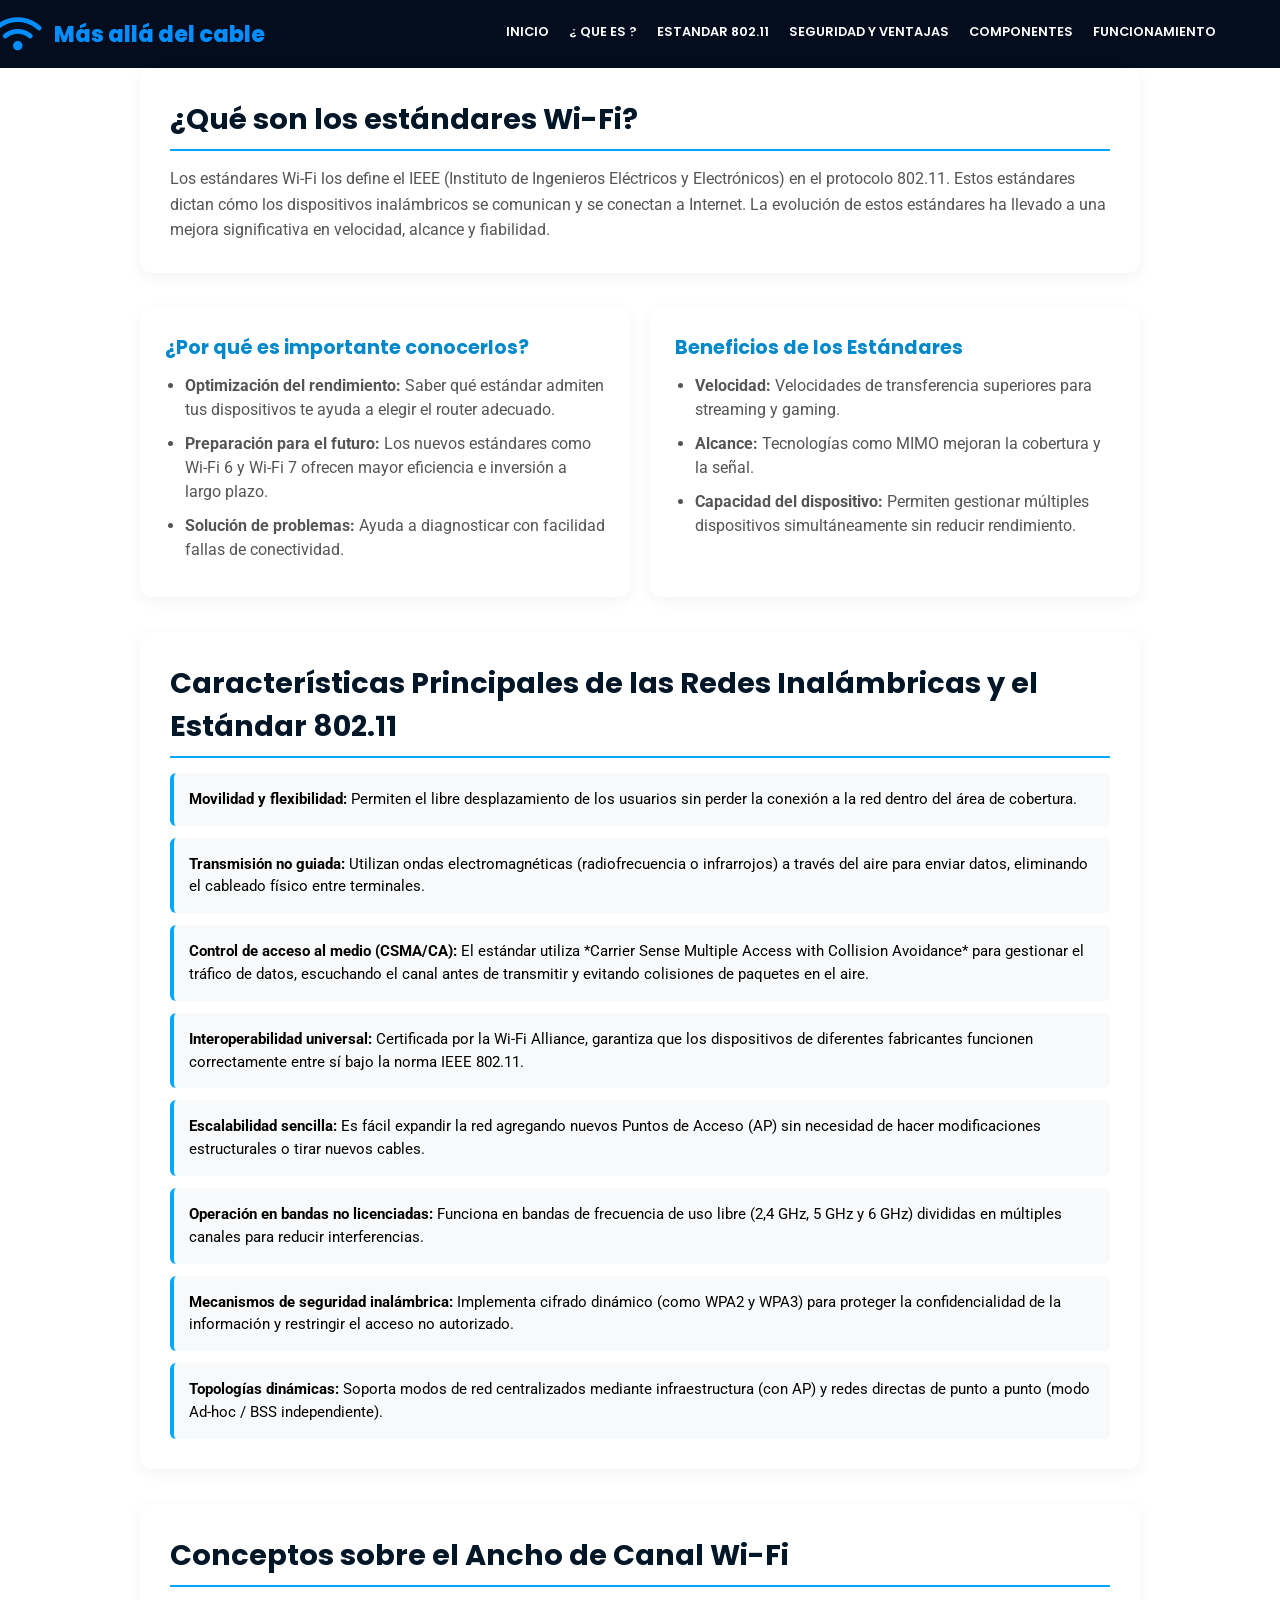
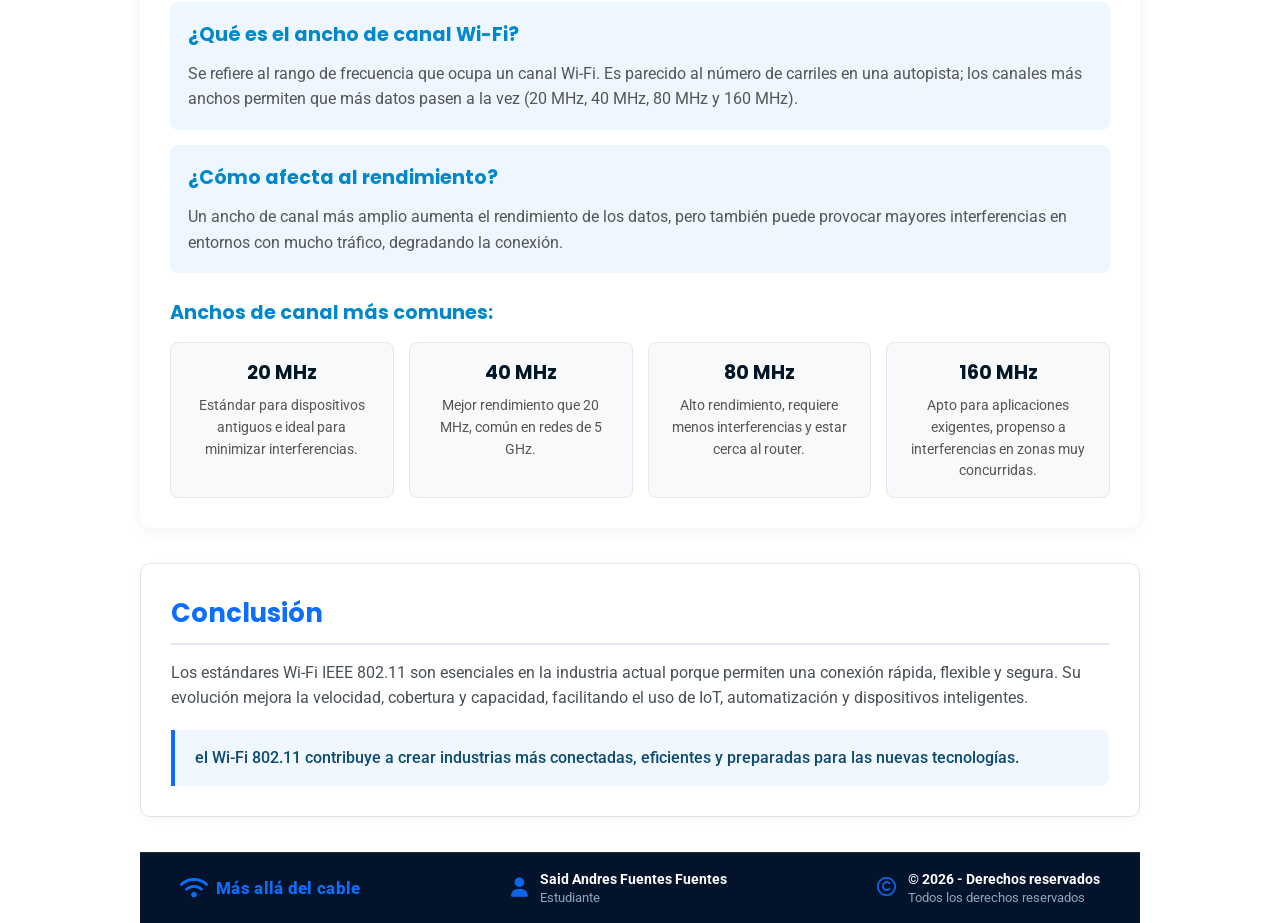
<file: pag1.html>
<!DOCTYPE html>
<html lang="en">
<head>
    <meta charset="UTF-8">
    <meta name="viewport" content="width=device-width, initial-scale=1.0">
      <link rel="stylesheet" href="https://cdnjs.cloudflare.com/ajax/libs/font-awesome/6.5.1/css/all.min.css">
    <link href="https://fonts.googleapis.com/css2?family=Poppins:wght@600;700;800;900&family=Roboto:wght@400;500;700&display=swap" rel="stylesheet">
    <link rel="stylesheet" href="estilo.css">
    <title>Document</title>
</head>
<body>
    <!-- Encabezado -->
     <header>
<div class="logo">
           <i class="fa-solid fa-wifi"></i>
    <span> Más allá del cable</span>
</div>
<nav>
    <a href="index.html"> Inicio</a>
    <a href="pag1.html"> ¿ Que es ?</a>
   <a href="pag2.html"> Estandar 802.11</a>
   <a href="pag3.html"> Seguridad y Ventajas</a>
   <a href="pag4.html"> Componentes</a> 
   <a href="pag5.html"> Funcionamiento</a>
</nav>
     </header>

     <main class="contenedor-principal">
    
    <section class="bloque">
      <h2>¿Qué son los estándares Wi-Fi?</h2>
      <p>Los estándares Wi-Fi los define el IEEE (Instituto de Ingenieros Eléctricos y Electrónicos) en el protocolo 802.11. Estos estándares dictan cómo los dispositivos inalámbricos se comunican y se conectan a Internet. La evolución de estos estándares ha llevado a una mejora significativa en velocidad, alcance y fiabilidad.</p>
    </section>

    <section class="grid-dos-columnas">
      <div class="tarjeta-info">
        <h3>¿Por qué es importante conocerlos?</h3>
        <ul>
          <li><strong>Optimización del rendimiento:</strong> Saber qué estándar admiten tus dispositivos te ayuda a elegir el router adecuado.</li>
          <li><strong>Preparación para el futuro:</strong> Los nuevos estándares como Wi-Fi 6 y Wi-Fi 7 ofrecen mayor eficiencia e inversión a largo plazo.</li>
          <li><strong>Solución de problemas:</strong> Ayuda a diagnosticar con facilidad fallas de conectividad.</li>
        </ul>
      </div>

      <div class="tarjeta-info">
        <h3>Beneficios de los Estándares</h3>
        <ul>
          <li><strong>Velocidad:</strong> Velocidades de transferencia superiores para streaming y gaming.</li>
          <li><strong>Alcance:</strong> Tecnologías como MIMO mejoran la cobertura y la señal.</li>
          <li><strong>Capacidad del dispositivo:</strong> Permiten gestionar múltiples dispositivos simultáneamente sin reducir rendimiento.</li>
        </ul>
      </div>
    </section>

    <section class="bloque">
      <h2>Características Principales de las Redes Inalámbricas y el Estándar 802.11</h2>
      <ul class="lista-tarjetas">
        <li>
          <strong>Movilidad y flexibilidad:</strong> Permiten el libre desplazamiento de los usuarios sin perder la conexión a la red dentro del área de cobertura.
        </li>
        <li>
          <strong>Transmisión no guiada:</strong> Utilizan ondas electromagnéticas (radiofrecuencia o infrarrojos) a través del aire para enviar datos, eliminando el cableado físico entre terminales.
        </li>
        <li>
          <strong>Control de acceso al medio (CSMA/CA):</strong> El estándar utiliza *Carrier Sense Multiple Access with Collision Avoidance* para gestionar el tráfico de datos, escuchando el canal antes de transmitir y evitando colisiones de paquetes en el aire.
        </li>
        <li>
          <strong>Interoperabilidad universal:</strong> Certificada por la Wi-Fi Alliance, garantiza que los dispositivos de diferentes fabricantes funcionen correctamente entre sí bajo la norma IEEE 802.11.
        </li>
        <li>
          <strong>Escalabilidad sencilla:</strong> Es fácil expandir la red agregando nuevos Puntos de Acceso (AP) sin necesidad de hacer modificaciones estructurales o tirar nuevos cables.
        </li>
        <li>
          <strong>Operación en bandas no licenciadas:</strong> Funciona en bandas de frecuencia de uso libre (2,4 GHz, 5 GHz y 6 GHz) divididas en múltiples canales para reducir interferencias.
        </li>
        <li>
          <strong>Mecanismos de seguridad inalámbrica:</strong> Implementa cifrado dinámico (como WPA2 y WPA3) para proteger la confidencialidad de la información y restringir el acceso no autorizado.
        </li>
        <li>
          <strong>Topologías dinámicas:</strong> Soporta modos de red centralizados mediante infraestructura (con AP) y redes directas de punto a punto (modo Ad-hoc / BSS independiente).
        </li>
      </ul>
    </section>
    
    <section class="bloque">
      <h2>Conceptos sobre el Ancho de Canal Wi-Fi</h2>
      <div class="caja-explicacion">
        <h3>¿Qué es el ancho de canal Wi-Fi?</h3>
        <p>Se refiere al rango de frecuencia que ocupa un canal Wi-Fi. Es parecido al número de carriles en una autopista; los canales más anchos permiten que más datos pasen a la vez (20 MHz, 40 MHz, 80 MHz y 160 MHz).</p>
      </div>

      <div class="caja-explicacion">
        <h3>¿Cómo afecta al rendimiento?</h3>
        <p>Un ancho de canal más amplio aumenta el rendimiento de los datos, pero también puede provocar mayores interferencias en entornos con mucho tráfico, degradando la conexión.</p>
      </div>

      <div class="anchos-comunes">
        <h3>Anchos de canal más comunes:</h3>
        <div class="grid-anchos">
          <div class="tarjeta-ancho"><strong>20 MHz</strong><p>Estándar para dispositivos antiguos e ideal para minimizar interferencias.</p></div>
          <div class="tarjeta-ancho"><strong>40 MHz</strong><p>Mejor rendimiento que 20 MHz, común en redes de 5 GHz.</p></div>
          <div class="tarjeta-ancho"><strong>80 MHz</strong><p>Alto rendimiento, requiere menos interferencias y estar cerca al router.</p></div>
          <div class="tarjeta-ancho"><strong>160 MHz</strong><p>Apto para aplicaciones exigentes, propenso a interferencias en zonas muy concurridas.</p></div>
        </div>
      </div>
    </section>
  
<section class="bloque conclusion-tarjeta">
  <h2>Conclusión</h2>
  <p class="conclusion-texto">
    Los estándares Wi-Fi IEEE 802.11 son esenciales en la industria actual porque permiten una conexión rápida, flexible y segura. Su evolución mejora la velocidad, cobertura y capacidad, facilitando el uso de IoT, automatización y dispositivos inteligentes.
  </p>
  <div class="conclusion-resumen-caja">
    <p>
     el Wi-Fi 802.11 contribuye a crear industrias más conectadas, eficientes y preparadas para las nuevas tecnologías.
    </p>
  </div>
</section>

<!--FOOTER-->

<footer class="pie-pagina">
  <div class="pie-contenido">
    
    <div class="pie-columna">
      <div class="pie-brand-box">
        <div class="pie-logo">
          <i class="fa-solid fa-wifi icono-wifi-fa"></i>
          <strong>Más allá del cable</strong>
        </div>
      </div>
    </div>

    <div class="pie-columna">
      <i class="fa-solid fa-user icono-fa"></i>
      <div class="pie-texto-box">
        <strong>Said Andres Fuentes Fuentes</strong>
        <span>Estudiante</span>
      </div>
    </div>
    <div class="pie-columna">
      <i class="fa-regular fa-copyright icono-fa"></i>
      <div class="pie-texto-box">
        <strong>© 2026 - Derechos reservados</strong>
        <span>Todos los derechos reservados</span>
      </div>
    </div>

  </div>
</footer>

</mami>
</body>
</html>
</file>
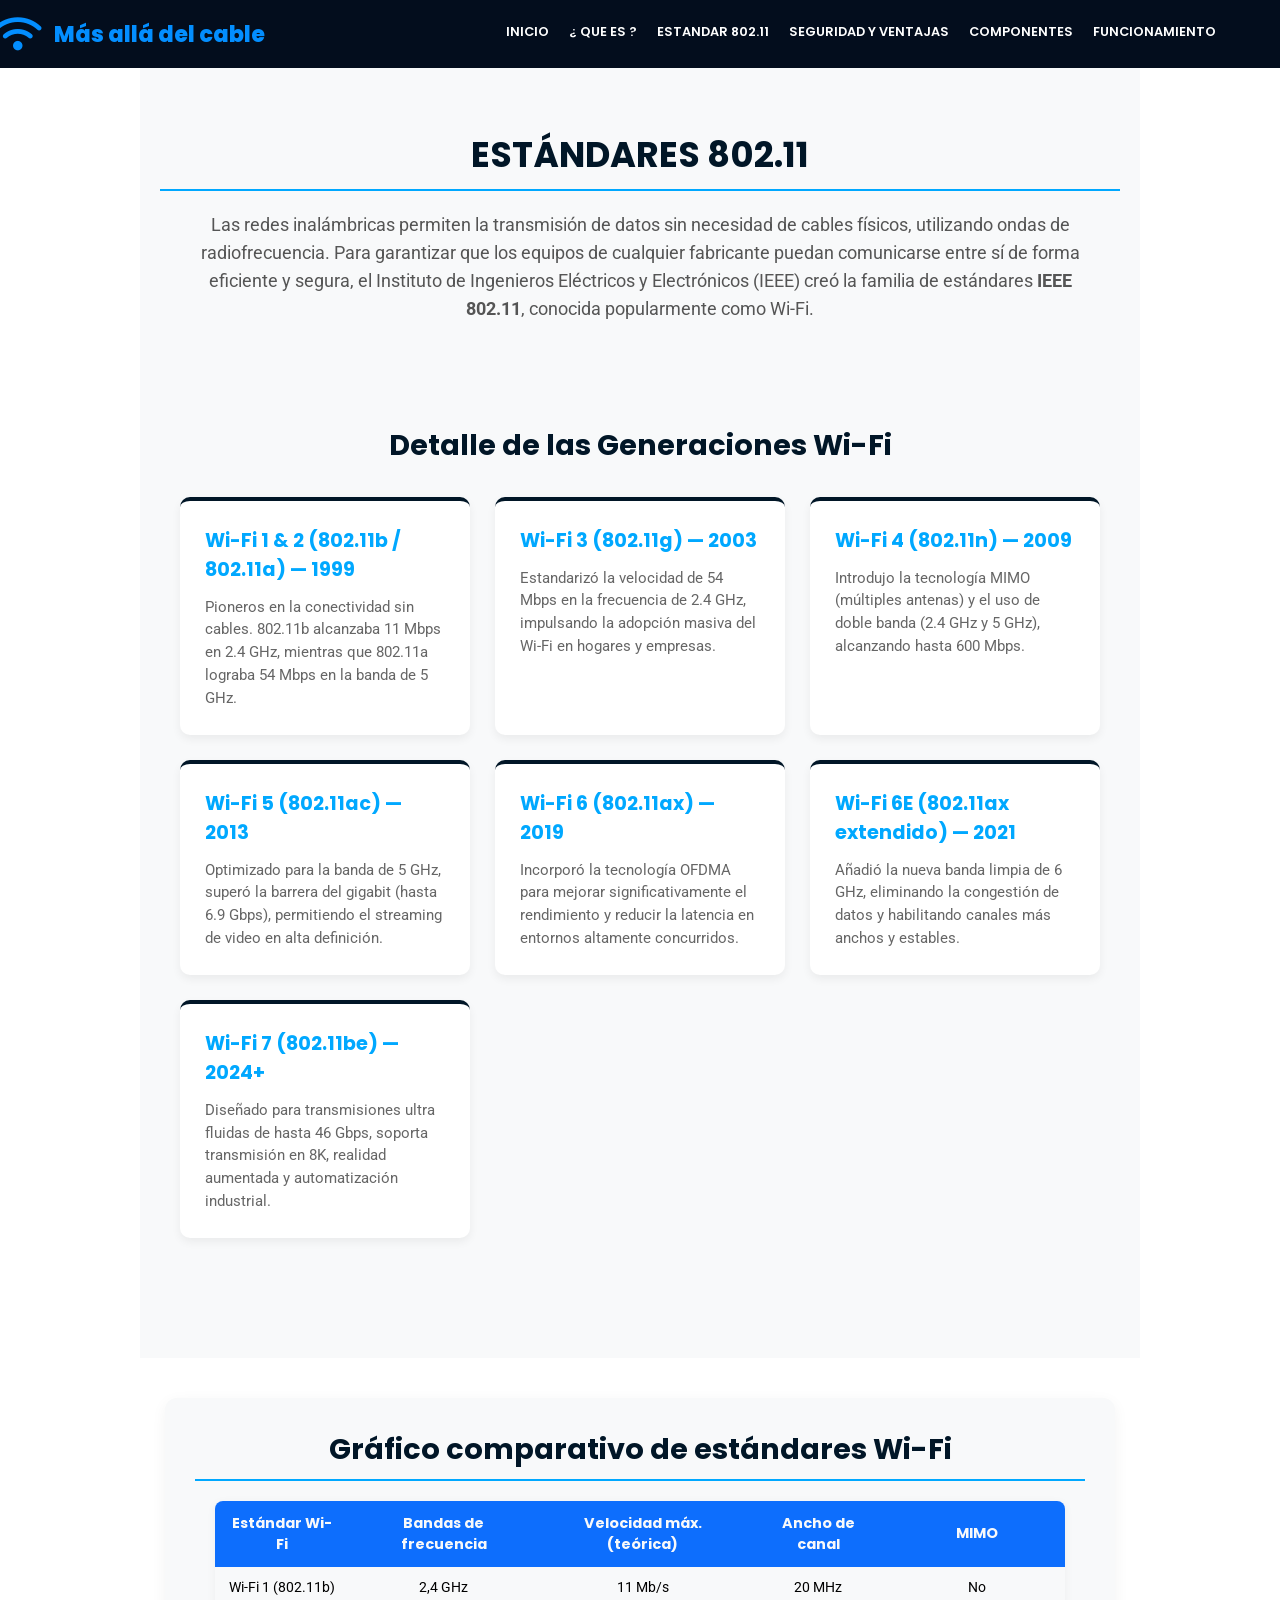
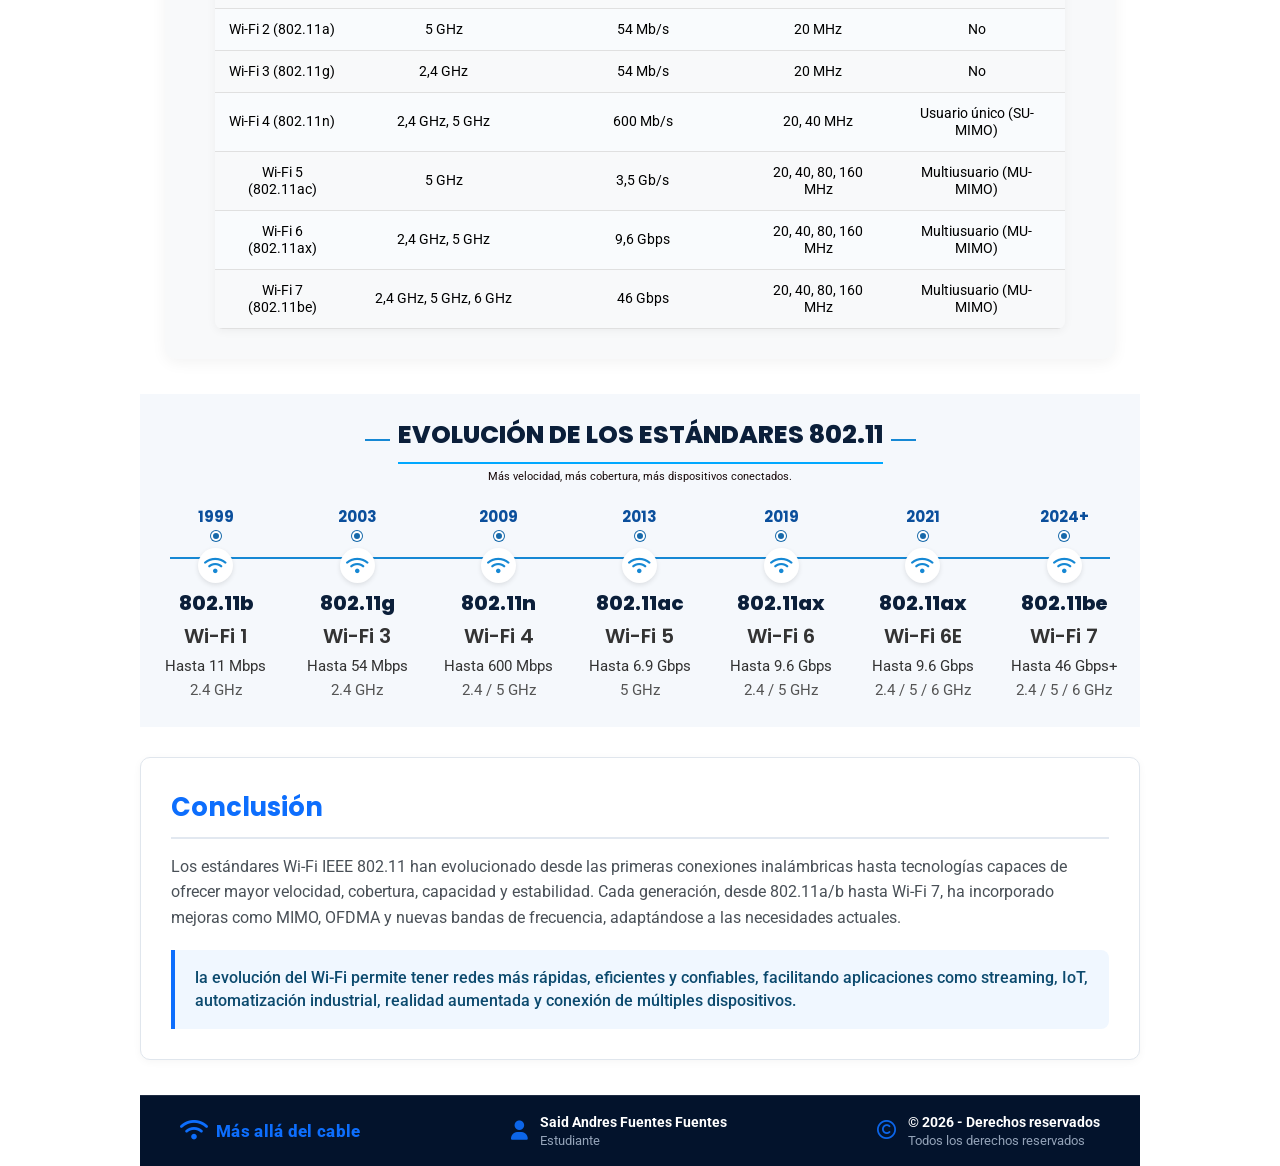
<file: pag2.html>
<!DOCTYPE html>
<html lang="en">
<head>
    <meta charset="UTF-8">
    <meta name="viewport" content="width=device-width, initial-scale=1.0">
        <link href="https://fonts.googleapis.com/css2?family=Poppins:wght@600;700;800;900&family=Roboto:wght@400;500;700&display=swap" rel="stylesheet">
      <link rel="stylesheet" href="https://cdnjs.cloudflare.com/ajax/libs/font-awesome/6.5.1/css/all.min.css">
    <link rel="stylesheet" href="estilo.css">
    <title>pag2</title>
</head>
<body>
    <!-- Encabezado -->
     <header>
<div class="logo">
           <i class="fa-solid fa-wifi"></i>
    <span> Más allá del cable</span>
</div>
<nav>
    <a href="index.html"> Inicio</a>
    <a href="pag1.html"> ¿ Que es ?</a>
   <a href="pag2.html"> Estandar 802.11</a>
   <a href="pag3.html"> Seguridad y Ventajas</a>
   <a href="pag4.html"> Componentes</a> 
   <a href="pag5.html"> Funcionamiento</a>
</nav>
     </header>
     <main class="contenedor-principal">

<!-- =====================================================
     Qué es el estándar 802.11 
===================================================== -->
<section id="introdu" class="introdu">
  <div class="tex-introduccion">
    <h2>ESTÁNDARES 802.11</h2>
    
    <p>
      Las redes inalámbricas permiten la transmisión de datos sin necesidad de cables físicos, utilizando ondas de radiofrecuencia. 
      Para garantizar que los equipos de cualquier fabricante puedan comunicarse entre sí de forma eficiente y segura, el Instituto de Ingenieros Eléctricos y Electrónicos (IEEE) creó la familia de estándares <strong>IEEE 802.11</strong>, conocida popularmente como Wi-Fi.
    </p>

     <section class="tar">
    <div class="bloque-generaciones">
      <h3>Detalle de las Generaciones Wi-Fi</h3>
      <div class="grid-generaciones">
        
        <div class="tarjeta-estandar">
          <h4>Wi-Fi 1 & 2 (802.11b / 802.11a) — 1999</h4>
          <p>Pioneros en la conectividad sin cables. 802.11b alcanzaba 11 Mbps en 2.4 GHz, mientras que 802.11a lograba 54 Mbps en la banda de 5 GHz.</p>
        </div>

        <div class="tarjeta-estandar">
          <h4>Wi-Fi 3 (802.11g) — 2003</h4>
          <p>Estandarizó la velocidad de 54 Mbps en la frecuencia de 2.4 GHz, impulsando la adopción masiva del Wi-Fi en hogares y empresas.</p>
        </div>

        <div class="tarjeta-estandar">
          <h4>Wi-Fi 4 (802.11n) — 2009</h4>
          <p>Introdujo la tecnología MIMO (múltiples antenas) y el uso de doble banda (2.4 GHz y 5 GHz), alcanzando hasta 600 Mbps.</p>
        </div>

        <div class="tarjeta-estandar">
          <h4>Wi-Fi 5 (802.11ac) — 2013</h4>
          <p>Optimizado para la banda de 5 GHz, superó la barrera del gigabit (hasta 6.9 Gbps), permitiendo el streaming de video en alta definición.</p>
        </div>

        <div class="tarjeta-estandar">
          <h4>Wi-Fi 6 (802.11ax) — 2019</h4>
          <p>Incorporó la tecnología OFDMA para mejorar significativamente el rendimiento y reducir la latencia en entornos altamente concurridos.</p>
        </div>

        <div class="tarjeta-estandar">
          <h4>Wi-Fi 6E (802.11ax extendido) — 2021</h4>
          <p>Añadió la nueva banda limpia de 6 GHz, eliminando la congestión de datos y habilitando canales más anchos y estables.</p>
        </div>

        <div class="tarjeta-estandar">
          <h4>Wi-Fi 7 (802.11be) — 2024+</h4>
          <p>Diseñado para transmisiones ultra fluidas de hasta 46 Gbps, soporta transmisión en 8K, realidad aumentada y automatización industrial.</p>
        </div>

      </div>
    </div>
  </div>
</section>

<section class="bloque2">
  <h2>Gráfico comparativo de estándares Wi-Fi</h2>
  <div class="contenedor-tabla">
    <table class="tabla-comparativa">
      <thead>
        <tr>
          <th>Estándar Wi-Fi</th>
          <th>Bandas de frecuencia</th>
          <th>Velocidad máx. (teórica)</th>
          <th>Ancho de canal</th>
          <th>MIMO</th>
        </tr>
      </thead>
      <tbody>
        <tr><td>Wi-Fi 1 (802.11b)</td>
          <td>2,4 GHz</td> <td>11 Mb/s</td> <td>20 MHz</td> <td>No</td></tr>
        <tr><td>Wi-Fi 2 (802.11a)</td> <td>5 GHz</td><td>54 Mb/s</td> <td>20 MHz</td><td>No</td></tr>
        <tr><td>Wi-Fi 3 (802.11g)</td> <td>2,4 GHz</td><td>54 Mb/s</td> <td>20 MHz</td><td>No</td></tr>
        <tr><td>Wi-Fi 4 (802.11n)</td> <td>2,4 GHz, 5 GHz</td><td>600 Mb/s</td> <td>20, 40 MHz</td><td>Usuario único (SU-MIMO)</td></tr>
        <tr><td>Wi-Fi 5 (802.11ac)</td> <td>5 GHz</td><td>3,5 Gb/s</td><td>20, 40, 80, 160 MHz</td><td>Multiusuario (MU-MIMO)</td></tr>
        <tr><td>Wi-Fi 6 (802.11ax)</td> <td>2,4 GHz, 5 GHz</td><td>9,6 Gbps</td><td>20, 40, 80, 160 MHz</td><td>Multiusuario (MU-MIMO)</td></tr>
        <tr><td>Wi-Fi 7 (802.11be)</td> <td>2,4 GHz, 5 GHz, 6 GHz</td><td>46 Gbps</td><td>20, 40, 80, 160 MHz</td><td>Multiusuario (MU-MIMO)</td></tr>
      </tbody>
    </table>
  </div>
</section>

<!---============================================
     LÍNEA DE TIEMPO - ESTÁNDARES WI-FI 802.11
    ===================================================== -->
<section class="seccion-timeline" id="estandares">

    <div class="contenedor">
        <!-- TÍTULO -->
        <div class="titulo-seccion">
            <span class="linea-titulo"></span>

            <h2>
                EVOLUCIÓN DE LOS ESTÁNDARES 802.11
            </h2>
            <span class="linea-titulo"></span>
        </div>
        <p class="subtitulo-timeline">
            Más velocidad, más cobertura, más dispositivos conectados.
        </p>

        <div class="timeline">

            <!-- 802.11b -->
            <div class="evento">
                <div class="fecha">1999</div>
                <div class="punto"></div>
                <div class="contenido-evento">
                    <div class="icono-wifi">
                        <i class="fa-solid fa-wifi"></i>
                    </div>
                    <h3>802.11b</h3>
                    <h4>Wi-Fi 1</h4>
                    <p>Hasta 11 Mbps</p>
                    <span>2.4 GHz</span>
                </div>
            </div>

            <!-- 802.11g -->
            <div class="evento">
                <div class="fecha">2003</div>
                <div class="punto"></div>
                <div class="contenido-evento">
                    <div class="icono-wifi">
                        <i class="fa-solid fa-wifi"></i>
                    </div>
                    <h3>802.11g</h3>
                    <h4>Wi-Fi 3</h4>
                    <p>Hasta 54 Mbps</p>
                    <span>2.4 GHz</span>
                </div>
            </div>

            <!-- 802.11n -->
            <div class="evento">
                <div class="fecha">2009</div>
                <div class="punto"></div>
                <div class="contenido-evento">
                    <div class="icono-wifi">
                        <i class="fa-solid fa-wifi"></i>
                    </div>
                    <h3>802.11n</h3>
                    <h4>Wi-Fi 4</h4>
                    <p>Hasta 600 Mbps</p>
                    <span>2.4 / 5 GHz</span>
                </div>
            </div>

            <!-- 802.11ac -->
            <div class="evento">
                <div class="fecha">2013</div>
                <div class="punto"></div>
                <div class="contenido-evento">
                    <div class="icono-wifi">
                        <i class="fa-solid fa-wifi"></i>
                    </div>
                    <h3>802.11ac</h3>
                    <h4>Wi-Fi 5</h4>
                    <p>Hasta 6.9 Gbps</p>
                    <span>5 GHz</span>
                </div>
            </div>

            <!-- 802.11ax -->
            <div class="evento">
                <div class="fecha">2019</div>
                <div class="punto"></div>
                <div class="contenido-evento">
                    <div class="icono-wifi">
                        <i class="fa-solid fa-wifi"></i>
                    </div>
                    <h3>802.11ax</h3>
                    <h4>Wi-Fi 6</h4>
                    <p>Hasta 9.6 Gbps</p>
                    <span>2.4 / 5 GHz</span>
                </div>
            </div>

            <!-- Wi-Fi 6E -->
            <div class="evento">
                <div class="fecha">2021</div>
                <div class="punto"></div>
                <div class="contenido-evento">
                    <div class="icono-wifi">
                        <i class="fa-solid fa-wifi"></i>
                    </div>
                    <h3>802.11ax</h3>
                    <h4>Wi-Fi 6E</h4>
                    <p>Hasta 9.6 Gbps</p>
                    <span>2.4 / 5 / 6 GHz</span>
                </div>
            </div>

            <!-- Wi-Fi 7 -->
            <div class="evento">
                <div class="fecha">2024+</div>
                <div class="punto"></div>
                <div class="contenido-evento">
                    <div class="icono-wifi">
                        <i class="fa-solid fa-wifi"></i>
                    </div>
                    <h3>802.11be</h3>
                    <h4>Wi-Fi 7</h4>
                    <p>Hasta 46 Gbps+</p>
                    <span>2.4 / 5 / 6 GHz</span>
                </div>
            </div>
        </div>
</section>
<section class="bloque conclusion-tarjeta">
  <h2>Conclusión</h2>
  <p class="conclusion-texto">
    Los estándares Wi-Fi IEEE 802.11 han evolucionado desde las primeras conexiones inalámbricas hasta tecnologías capaces de ofrecer mayor velocidad, cobertura, capacidad y estabilidad. Cada generación, desde 802.11a/b hasta Wi-Fi 7, ha incorporado mejoras como MIMO, OFDMA y nuevas bandas de frecuencia, adaptándose a las necesidades actuales.
  </p>
  <div class="conclusion-resumen-caja">
    <p>
     la evolución del Wi-Fi permite tener redes más rápidas, eficientes y confiables, facilitando aplicaciones como streaming, IoT, automatización industrial, realidad aumentada y conexión de múltiples dispositivos.
    </p>
  </div>
</section>

<!--FOOTER-->

<footer class="pie-pagina">
  <div class="pie-contenido">
    
    <div class="pie-columna">
      <div class="pie-brand-box">
        <div class="pie-logo">
          <i class="fa-solid fa-wifi icono-wifi-fa"></i>
          <strong>Más allá del cable</strong>
        </div>
      </div>
    </div>

    <div class="pie-columna">
      <i class="fa-solid fa-user icono-fa"></i>
      <div class="pie-texto-box">
        <strong>Said Andres Fuentes Fuentes</strong>
        <span>Estudiante</span>
      </div>
    </div>

    <div class="pie-columna">
      <i class="fa-regular fa-copyright icono-fa"></i>
      <div class="pie-texto-box">
        <strong>© 2026 - Derechos reservados</strong>
        <span>Todos los derechos reservados</span>
      </div>
    </div>

  </div>
</footer>

     </main>
</body>
</html>
</file>
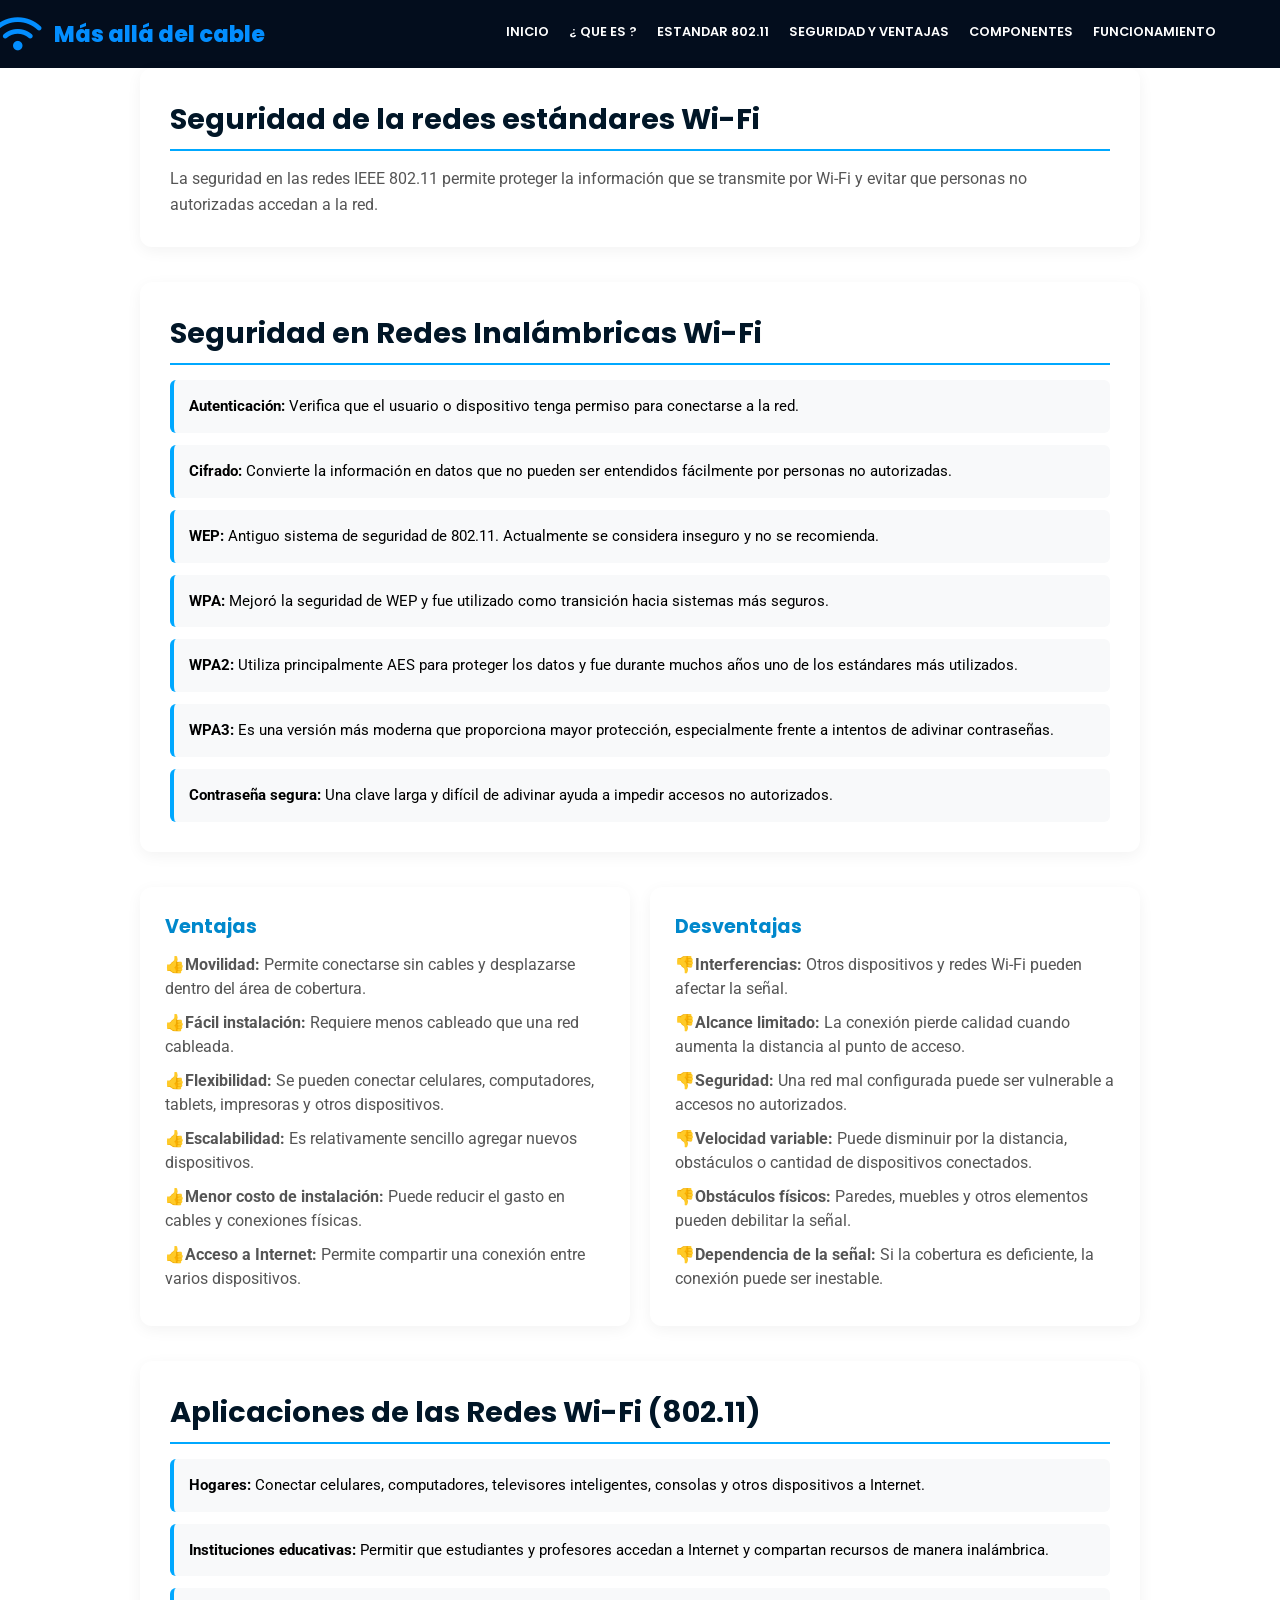
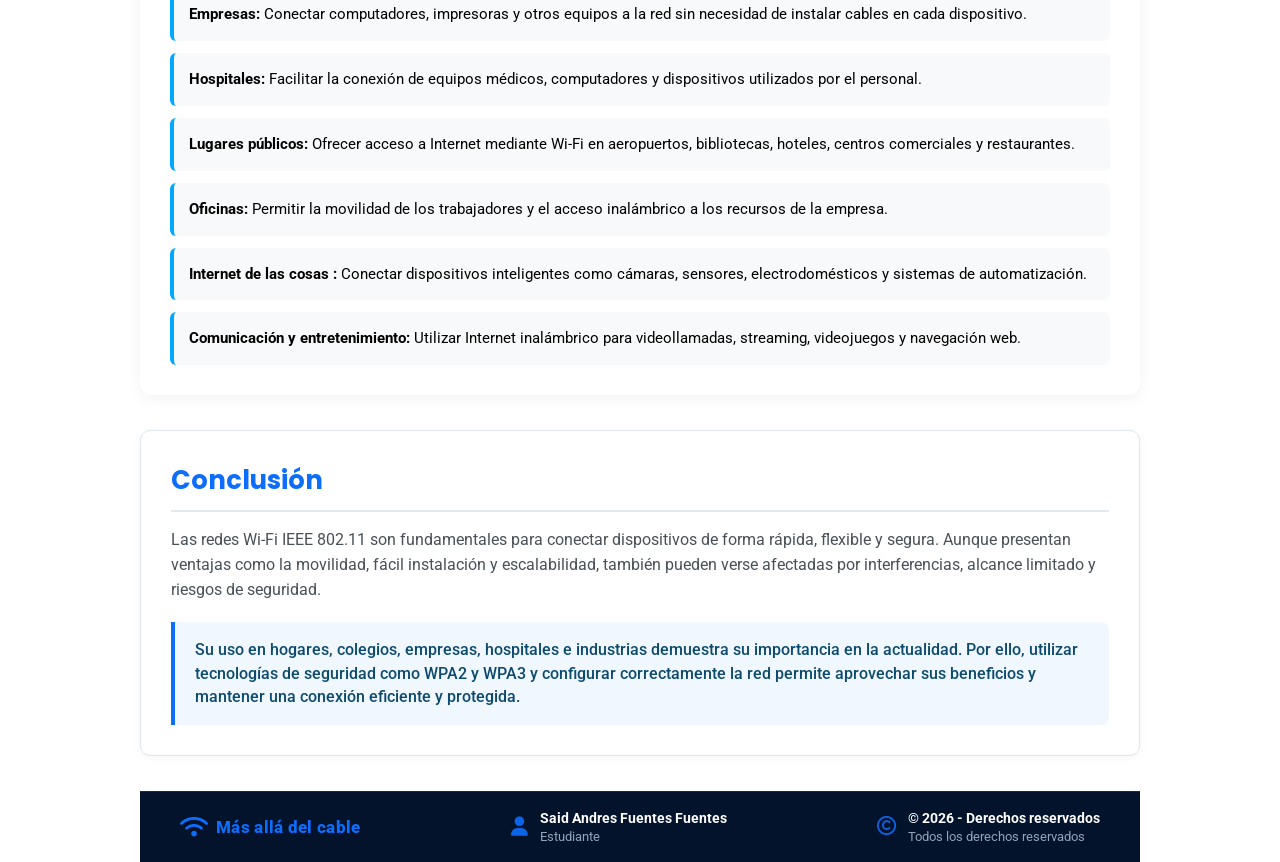
<file: pag3.html>
<!DOCTYPE html>
<html lang="en">
<head>
    <meta charset="UTF-8">
    <meta name="viewport" content="width=device-width, initial-scale=1.0">
        <link href="https://fonts.googleapis.com/css2?family=Poppins:wght@600;700;800;900&family=Roboto:wght@400;500;700&display=swap" rel="stylesheet">
      <link rel="stylesheet" href="https://cdnjs.cloudflare.com/ajax/libs/font-awesome/6.5.1/css/all.min.css">
    <link rel="stylesheet" href="estilo.css">
    <title>Document</title>
</head>
<body>
    <!-- Encabezado -->
     <header>
<div class="logo">
           <i class="fa-solid fa-wifi"></i>
    <span> Más allá del cable</span>
</div>
<nav>
    <a href="index.html"> Inicio</a>
    <a href="pag1.html"> ¿ Que es ?</a>
   <a href="pag2.html"> Estandar 802.11</a>
   <a href="pag3.html"> Seguridad y Ventajas</a>
   <a href="pag4.html"> Componentes</a> 
   <a href="pag5.html"> Funcionamiento</a>
</nav>
     </header>

     <main class="contenedor-principal">
    
        <section class="bloque">
      <h2> Seguridad de la redes estándares Wi-Fi </h2>
     <p>La seguridad en las redes IEEE 802.11 permite proteger la información que se transmite por Wi-Fi y evitar que personas no autorizadas accedan a la red.</p>
    </section>

<section class="bloque">
  <h2>Seguridad en Redes Inalámbricas Wi-Fi</h2>
  <ul class="lista-tarjetas">
    <li>
      <strong>Autenticación:</strong> Verifica que el usuario o dispositivo tenga permiso para conectarse a la red.
    </li>
    <li>
      <strong>Cifrado:</strong> Convierte la información en datos que no pueden ser entendidos fácilmente por personas no autorizadas.
    </li>
    <li>
      <strong>WEP:</strong> Antiguo sistema de seguridad de 802.11. Actualmente se considera inseguro y no se recomienda.
    </li>
    <li>
      <strong>WPA:</strong> Mejoró la seguridad de WEP y fue utilizado como transición hacia sistemas más seguros.
    </li>
    <li>
      <strong>WPA2:</strong> Utiliza principalmente AES para proteger los datos y fue durante muchos años uno de los estándares más utilizados.
    </li>
    <li>
      <strong>WPA3:</strong> Es una versión más moderna que proporciona mayor protección, especialmente frente a intentos de adivinar contraseñas.
    </li>
    <li>
      <strong>Contraseña segura:</strong> Una clave larga y difícil de adivinar ayuda a impedir accesos no autorizados.
    </li>
  </ul>
</section>
    
    <section class="grid-dos-columnas">
      <div class="tarjeta-info">
        <h3>Ventajas</h3>
        <ul style="list-style: none; padding-left: 0;">
          <li >
            <span >👍</span><strong>Movilidad:</strong> Permite conectarse sin cables y desplazarse dentro del área de cobertura.
          </li>
          <li >
            <span >👍</span><strong>Fácil instalación:</strong> Requiere menos cableado que una red cableada.
          </li>
          <li >
            <span >👍</span><strong>Flexibilidad:</strong> Se pueden conectar celulares, computadores, tablets, impresoras y otros dispositivos.
          </li>
          <li >
            <span >👍</span><strong>Escalabilidad:</strong> Es relativamente sencillo agregar nuevos dispositivos.
          </li>
          <li >
            <span >👍</span><strong>Menor costo de instalación:</strong> Puede reducir el gasto en cables y conexiones físicas.
          </li>
          <li >
            <span >👍</span><strong>Acceso a Internet:</strong> Permite compartir una conexión entre varios dispositivos.
          </li>
        </ul>
      </div>

      <div class="tarjeta-info">
        <h3>Desventajas</h3>
        <ul style="list-style: none; padding-left: 0;">
          <li >
            <span>👎</span><strong>Interferencias:</strong> Otros dispositivos y redes Wi-Fi pueden afectar la señal.
          </li>
          <li >
            <span >👎</span><strong>Alcance limitado:</strong> La conexión pierde calidad cuando aumenta la distancia al punto de acceso.
          </li>
          <li>
            <span>👎</span><strong>Seguridad:</strong> Una red mal configurada puede ser vulnerable a accesos no autorizados.
          </li>
          <li >
            <span >👎</span><strong>Velocidad variable:</strong> Puede disminuir por la distancia, obstáculos o cantidad de dispositivos conectados.
          </li>
          <li >
            <span >👎</span><strong>Obstáculos físicos:</strong> Paredes, muebles y otros elementos pueden debilitar la señal.
          </li>
          <li >
            <span >👎</span><strong>Dependencia de la señal:</strong> Si la cobertura es deficiente, la conexión puede ser inestable.
          </li>
        </ul>
      </div>
    </section>

<section class="bloque">
  <h2>Aplicaciones de las Redes Wi-Fi (802.11)</h2>
  <ul class="lista-tarjetas">
    <li>
      <strong>Hogares:</strong> Conectar celulares, computadores, televisores inteligentes, consolas y otros dispositivos a Internet.
    </li>
    <li>
      <strong>Instituciones educativas:</strong> Permitir que estudiantes y profesores accedan a Internet y compartan recursos de manera inalámbrica.
    </li>
    <li>
      <strong>Empresas:</strong> Conectar computadores, impresoras y otros equipos a la red sin necesidad de instalar cables en cada dispositivo.
    </li>
    <li>
      <strong>Hospitales:</strong> Facilitar la conexión de equipos médicos, computadores y dispositivos utilizados por el personal.
    </li>
    <li>
      <strong>Lugares públicos:</strong> Ofrecer acceso a Internet mediante Wi-Fi en aeropuertos, bibliotecas, hoteles, centros comerciales y restaurantes.
    </li>
    <li>
      <strong>Oficinas:</strong> Permitir la movilidad de los trabajadores y el acceso inalámbrico a los recursos de la empresa.
    </li>
    <li>
      <strong>Internet de las cosas :</strong> Conectar dispositivos inteligentes como cámaras, sensores, electrodomésticos y sistemas de automatización.
    </li>
    <li>
      <strong>Comunicación y entretenimiento:</strong> Utilizar Internet inalámbrico para videollamadas, streaming, videojuegos y navegación web.
    </li>
  </ul>
</section>

<section class="bloque conclusion-tarjeta">
  <h2>Conclusión</h2>
  <p class="conclusion-texto">
    Las redes Wi-Fi IEEE 802.11 son fundamentales para conectar dispositivos de forma rápida, flexible y segura. Aunque presentan ventajas como la movilidad, fácil instalación y escalabilidad, también pueden verse afectadas por interferencias, alcance limitado y riesgos de seguridad.
  </p>
  <div class="conclusion-resumen-caja">
    <p>
      Su uso en hogares, colegios, empresas, hospitales e industrias demuestra su importancia en la actualidad. Por ello, utilizar tecnologías de seguridad como WPA2 y WPA3 y configurar correctamente la red permite aprovechar sus beneficios y mantener una conexión eficiente y protegida.
    </p>
  </div>
</section>

<footer class="pie-pagina">
  <div class="pie-contenido">
    
    <div class="pie-columna">
      <div class="pie-brand-box">
        <div class="pie-logo">
          <i class="fa-solid fa-wifi icono-wifi-fa"></i>
          <strong>Más allá del cable</strong>
        </div>
      </div>
    </div>

    <div class="pie-columna">
      <i class="fa-solid fa-user icono-fa"></i>
      <div class="pie-texto-box">
        <strong>Said Andres Fuentes Fuentes</strong>
        <span>Estudiante</span>
      </div>
    </div>

    <div class="pie-columna">
      <i class="fa-regular fa-copyright icono-fa"></i>
      <div class="pie-texto-box">
        <strong>© 2026 - Derechos reservados</strong>
        <span>Todos los derechos reservados</span>
      </div>
    </div>

  </div>
</footer>

    </main>
</body>
</html>
</file>
<file: estilo.css>
* {
  margin: 0;
  padding: 0;
  box-sizing: border-box;
  font-family: 'Roboto', Arial, sans-serif; 
}

h1, h2, h3, h4, h5, h6,
.logo span,
nav a,
.etiqueta,
.fecha,
.tarjeta-ancho strong,
.tabla-comparativa thead th {
  font-family: 'Poppins', sans-serif;
}

/*==================================================
ENCABEZADO
==================================================*/
header {
  display: flex;
  justify-content: space-between;
  align-items: center;
  background-color: #030d1d;
  padding: 15px 5%;
  color: #038eff;
}

/*==================================================
LOGO
====================================================*/
.logo {
  display: flex;
  align-items: center;
  gap: 12px;
  color: var(--blanco);
  margin-left: -70px;
}

.logo span {
  font-size: 1.4rem;
  font-weight: 800;
  color: #038eff;
  display: block;
}

.logo i {
  font-size: 38px;
  color: var(--azul-claro);
}

/*==================================================
NAVEGADOR
====================================================*/
nav {
  display: flex;
  gap: 20px;
}

nav a {
  color: #ffffff;
  text-decoration: none;
  font-size: 0.8rem;
  font-weight: 600;
  text-transform: uppercase;
  padding-bottom: 4px;
  transition: color 0.3s, border-bottom 0.3s;
}

nav a:hover {
  color: #0099ff;
  border-bottom: 2px solid #0099ff;
}

/*==================================================
PORTADA
==================================================*/
.portada {
  display: flex;
  align-items: center;
  justify-content: space-between;
  padding: 60px 5%;
  min-height: 55vh;
  color: #ffffff;
  background: linear-gradient(1335deg, rgba(3, 13, 29, 0.85) 0%, rgba(8, 27, 56, 0.85) 100%),
  url('https://static.casadomo.com/media/2023/05/ieee-estandar-mejora-ubicacion-interior-wifi.png');
  background-size: cover;
  background-position: center;
  background-repeat: no-repeat;
}

.cportada {
  max-width: 50%;
}

.cportada h1 {
  font-size: 2.8rem;
  font-weight: 900;
  line-height: 1.1;
  text-transform: uppercase;
  margin-bottom: 20px;
}

.cportada p {
  font-family: 'Roboto', sans-serif;
  font-size: 0.95rem;
  line-height: 1.6;
  color: #b0c4de;
  margin-bottom: 25px;
  word-break: break-word; 
}

.imgp {
  max-width: 45%;
  display: flex;
  justify-content: center;
}

.imgp img {
  width: 100%;
  max-width: 500px;
  height: auto;
  object-fit: contain;
  filter: drop-shadow(0px 10px 20px rgba(0, 153, 255, 0.2));
}

/* =========================================================
   INTRODUCCIÓN
   ========================================================= */
.introduccion {
  padding: 10px 0;
  background-color: #F5F7FA;
}

.caja-introduccion {
  display: grid;
  grid-template-columns: 38% 62%;
  align-items: center;
  background-color: #FFFFFF;
  border: 1px solid #E5E7EB;
  border-radius: 10px;
  overflow: hidden;
  box-shadow: 0 2px 8px rgba(0, 0, 0, 0.05);
}

.imagen-introduccion {
  height: 205px;
  padding: 15px;
  display: flex;
  align-items: center;
  justify-content: center;
}

.imagen-introduccion img {
  width: 100%;
  height: 100%;
  object-fit: contain;
  border-radius: 8px;
}

.texto-introduccion {
  padding: 25px 35px;
  border-left: 2px solid #0077CC;
}

.texto-introduccion .etiqueta {
  color: #0077CC;
  font-size: 11px;
  font-weight: 700;
  letter-spacing: 1px;
  margin-bottom: 5px;
}

.texto-introduccion h2 {
  color: #0B1F3A;
  font-size: 24px;
  margin-bottom: 12px;
}

.texto-introduccion p:not(.etiqueta) {
  font-family: 'Roboto', sans-serif;
  color: #333333;
  font-size: 12px;
  line-height: 1.6;
  margin-bottom: 9px;
}

/* =================================================
   TARJETAS PRINCIPALES
   ================================================= */
.tarjeta-seccion {
  padding: 30px 0;
  background-color: #F5F7FA;
}

.tarjeta-principales {
  display: grid;
  grid-template-columns: repeat(3, 1fr);
  gap: 20px;
}

.tarjetaprin {
  display: flex;
  align-items: flex-start;
  gap: 15px;
  padding: 25px;
  background-color: #FFFFFF;
  border-radius: 15px;
  box-shadow: 0 5px 20px rgba(0, 0, 0, 0.08);
  transition: 0.3s;
}

.tarjetaprin:hover {
  transform: translateY(-5px);
  box-shadow: 0 10px 25px rgba(0, 0, 0, 0.12);
}

.icono-t {
  min-width: 55px;
  width: 55px;
  height: 55px;
  display: flex;
  align-items: center;
  justify-content: center;
  background-color: #F1F5F9;
  color: #2B7FFF;
  border-radius: 50%;
  font-size: 24px;
}

.con-tar h3 {
  margin-bottom: 8px;
  color: #0B1F3A;
  font-size: 16px;
}

.con-tar p {
  font-family: 'Roboto', sans-serif;
  margin-bottom: 10px;
  color: #6B7280;
  font-size: 12px;
  line-height: 1.6;
}

.con-tar a {
  color: #0077CC;
  font-size: 12px;
  font-weight: 700;
  text-decoration: none;
  transition: 0.3s;
  display: inline-block;
}

.con-tar a:hover {
  color: #00B8D9;
}

/* =========================================================
   LÍNEA DE TIEMPO 
   ========================================================= */
.seccion-timeline {
  padding: 22px 0 28px;
  background-color: #F5F8FC;
}

.titulo-seccion {
  display: flex;
  align-items: center;
  justify-content: center;
  gap: 8px;
}

.titulo-seccion h2 {
  margin: 0;
  color: #0B1F3A;
  font-size: 25px;
  font-weight: 800;
  text-align: center;
}

.linea-titulo {
  width: 25px;
  height: 2px;
  background-color: #1688D4;
}

.subtitulo-timeline {
  font-family: 'Roboto', sans-serif;
  text-align: center;
  margin: 4px 0 20px;
  color: #180909;
  font-size: 11px;
}

.timeline {
  position: relative;
  display: grid;
  grid-template-columns: repeat(7, 1fr);
  width: 100%;
  margin: 0 auto;
  padding: 0 5px;
}

.timeline::before {
  content: "";
  position: absolute;
  top: 52px;
  left: 3%;
  right: 3%;
  height: 2px;
  background-color: #1688D4;
  z-index: 0;
}

.evento {
  position: relative;
  text-align: center;
  z-index: 1;
  min-width: 0;
}

.fecha {
  height: 22px;
  color: #0B4F9C;
  font-size: 15px;
  font-weight: 700;
  margin-bottom: 4px;
}

.punto {
  width: 10px;
  height: 10px;
  margin: 0 auto 7px;
  background-color: #1769AA;
  border: 2px solid white;
  border-radius: 50%;
  box-shadow: 0 0 0 1px #1769AA;
}

.icono-wifi {
  width: 35px;
  height: 35px;
  margin: 0 auto 5px;
  display: flex;
  align-items: center;
  justify-content: center;
  background-color: white;
  color: #1688D4;
  border-radius: 50%;
  font-size: 18px;
  box-shadow: 0 2px 5px rgba(0, 0, 0, 0.10);
}

.contenido-evento h3 {
  margin: 3px 0;
  color: #0B1F3A;
  font-size: 20px;
  font-weight: 800;
}

.contenido-evento h4 {
  margin: 0 0 3px;
  color: #333;
  font-size: 20px;
  font-weight: 600;
}

.contenido-evento p {
  font-family: 'Roboto', sans-serif;
  margin: 0 0 2px;
  color: #333;
  font-size: 15px;
}

.contenido-evento span {
  font-family: 'Roboto', sans-serif;
  color: #555;
  font-size: 15px;
}

/* =========================================
   Estilos de la Sección 
========================================= */
.introdu {
  padding: 60px 20px;
  background-color: #f8f9fa; 
  color: #333;
}

.tex-introduccion {
  max-width: 1100px;
  margin: 0 auto;
}

.tex-introduccion h2 {
  text-align: center;
  color: #011627;
  font-size: 2.2rem;
  margin-bottom: 20px;
}

.tex-introduccion > p {
  font-family: 'Roboto', sans-serif;
  font-size: 1.1rem;
  line-height: 1.6;
  text-align: center;
  max-width: 900px;
  margin: 0 auto 40px auto;
  color: #555;
}

/* =========================================
   Bloque 
========================================= */
.tar {
  padding: 60px 20px;
  background-color: #f8f9fa; 
  color: #333;
}

.bloque-generaciones h3 {
  text-align: center;
  color: #011627;
  font-size: 1.8rem;
  margin-bottom: 30px;
}

.grid-generaciones {
  display: grid;
  grid-template-columns: repeat(auto-fit, minmax(280px, 1fr));
  gap: 25px;
}

.tarjeta-estandar {
  background-color: #ffffff;
  padding: 25px;
  border-radius: 10px;
  box-shadow: 0 4px 10px rgba(0, 0, 0, 0.06);
  border-top: 4px solid #011627;
  transition: transform 0.3s ease, box-shadow 0.3s ease;
}

.tarjeta-estandar:hover {
  transform: translateY(-8px);
  box-shadow: 0 8px 20px rgba(0, 0, 0, 0.12);
}

.tarjeta-estandar h4 {
  color: #00a8ff;
  font-size: 1.2rem;
  margin-top: 0;
  margin-bottom: 12px;
}

.tarjeta-estandar p {
  font-family: 'Roboto', sans-serif;
  font-size: 0.95rem;
  color: #666;
  line-height: 1.5;
  margin: 0;
}

.contenedor-principal {
  max-width: 1000px;
  margin: 0 auto;
}

.bloque {
  background-color: #ffffff;
  padding: 30px;
  border-radius: 12px;
  box-shadow: 0 4px 15px rgba(0, 0, 0, 0.05);
  margin-bottom: 35px;
}

h2 {
  color: #011627;
  font-size: 1.8rem;
  margin-bottom: 15px;
  border-bottom: 2px solid #00a8ff;
  padding-bottom: 8px;
}

h3 {
  color: #0088cc;
  font-size: 1.2rem;
  margin-bottom: 12px;
}

p {
  font-family: 'Roboto', sans-serif;
  line-height: 1.6;
  color: #555;
  font-size: 1rem;
}

.lista-tarjetas {
  list-style: none;
  display: flex;
  flex-direction: column;
  gap: 12px;
  margin-top: 15px;
}

.lista-tarjetas li {
  font-family: 'Roboto', sans-serif;
  background-color: #f8f9fa;
  padding: 15px;
  border-left: 4px solid #00a8ff;
  border-radius: 6px;
  font-size: 0.95rem;
  line-height: 1.5;
}

.grid-dos-columnas {
  display: grid;
  grid-template-columns: repeat(auto-fit, minmax(300px, 1fr));
  gap: 20px;
  margin-bottom: 35px;
}

.tarjeta-info {
  background-color: #ffffff;
  padding: 25px;
  border-radius: 12px;
  box-shadow: 0 4px 15px rgba(0, 0, 0, 0.05);
}

.tarjeta-info ul {
  padding-left: 20px;
}

.tarjeta-info li {
  font-family: 'Roboto', sans-serif;
  margin-bottom: 10px;
  line-height: 1.5;
  color: #555;
}

.bloque2{
  max-width: 950px;
  margin: 40px auto;
  text-align: center;
  background-color: #f8f9fa;
  padding: 30px;
  border-radius: 12px;
  box-shadow: 0 4px 15px rgba(0, 0, 0, 0.05);
  margin-bottom: 35px;
}

.contenedor-tabla {
  overflow-x: auto;
  margin-top: 20px;
  max-width: 850px; 
  margin-left: auto; 
  margin-right: auto;
  border-radius: 8px; 
  box-shadow: 0 2px 10px rgba(0, 0, 0, 0.05); 
}

.tabla-comparativa {
  width: 100%;
  border-collapse: collapse;
  font-size: 0.9rem;
  text-align: center;
}

.tabla-comparativa thead th {
  background-color: #0d6efd;
  color: #f8f9fa;
  padding: 12px;
}

.tabla-comparativa tbody td {
  font-family: 'Roboto', sans-serif;
  padding: 12px;
  border-bottom: 1px solid #e0e0e0;
}

.tabla-comparativa tbody tr:nth-child(even) {
  background-color: #f9fbfd;
}

/* Ancho de Canal */
.caja-explicacion {
  background-color: #eef7ff;
  padding: 18px;
  border-radius: 8px;
  margin-bottom: 15px;
}

.anchos-comunes {
  margin-top: 25px;
}

.grid-anchos {
  display: grid;
  grid-template-columns: repeat(auto-fit, minmax(200px, 1fr));
  gap: 15px;
  margin-top: 15px;
}

.tarjeta-ancho {
  background-color: #f8f9fa;
  padding: 15px;
  border-radius: 8px;
  border: 1px solid #e2e8f0;
  text-align: center;
}

.tarjeta-ancho strong {
  display: block;
  font-size: 1.2rem;
  color: #011627;
  margin-bottom: 8px;
}

.tarjeta-ancho p {
  font-family: 'Roboto', sans-serif;
  font-size: 0.85rem;
}

.contenedor-imagen-arquitectura {
  width: 100%;
  margin-top: 25px;
  display: flex;
  justify-content: center;
}

.imagen-adaptable {
  width: 100%;
  max-width: 750px;
  height: auto;
  border-radius: 12px;
  box-shadow: 0 4px 12px rgba(0, 0, 0, 0.08);
  border: 1px solid #e0e0e0;
  display: block;
}

.conclusion-tarjeta {
  background-color: #ffffff;
  border: 1px solid #e0e6ed;
  border-radius: 10px;
  padding: 30px;
  margin-top: 30px;
  box-shadow: 0 2px 8px rgba(0, 0, 0, 0.04);
}

.conclusion-tarjeta h2 {
  color: #0d6efd;
  font-size: 1.6rem;
  margin-top: 0;
  margin-bottom: 15px;
  border-bottom: 2px solid #e2e8f0;
  padding-bottom: 10px;
}

.conclusion-texto {
  font-family: 'Roboto', sans-serif;
  color: #495057;
  font-size: 0.98rem;
  line-height: 1.6;
  margin-bottom: 20px;
}

.conclusion-resumen-caja {
  background-color: #f0f7ff;
  border-left: 4px solid #0d6efd;
  border-radius: 0 8px 8px 0;
  padding: 16px 20px;
}

.conclusion-resumen-caja p {
  font-family: 'Roboto', sans-serif;
  color: #0c4a6e;
  font-weight: 500;
  font-size: 0.98rem;
  line-height: 1.5;
  margin: 0;
}

/* =========================================
   Tarjeta 
========================================= */

.tarjeta-vertical {
  background-color: #f8f9fa;
  border: 1px solid #e0e6ed;
  border-radius: 12px;
  padding: 30px 25px;
  max-width: 360px; /* Ancho idéntico al del ejemplo */
  margin: 20px auto 0 auto;
  text-align: center;
  box-shadow: 0 4px 12px rgba(0, 0, 0, 0.05);
  transition: transform 0.3s ease, box-shadow 0.3s ease;
}

.tarjeta-vertical:hover {
  transform: translateY(-5px);
  box-shadow: 0 8px 20px rgba(0, 0, 0, 0.08);
}

.tarjeta-v-titulo {
  font-family: 'Poppins', sans-serif;
  color: #011627;
  font-size: 1.3rem;
  font-weight: 700;
  margin-bottom: 20px;
}

.tarjeta-v-imagen {
  width: 100%;
  max-width: 180px;
  margin: 0 auto 20px auto;
  display: flex;
  justify-content: center;
  align-items: center;
}

.tarjeta-v-imagen img {
  width: 100%;
  height: auto;
  object-fit: contain;
}

/*==========================
Footer
============================*/

.tarjeta-v-texto {
  font-family: 'poppins', sans-serif;
  color: #555555;
  font-size: 0.92rem;
  line-height: 1.6;
  margin: 0;
}

.tarjeta-v-texto strong {
  color: #0d6efd;
  font-weight: 700;
}

.icono-wifi-fa {
  color: #0d6efd;
  font-size: 1.4rem;
  flex-shrink: 0;
}

.icono-fa {
  color: #0d6efd;
  font-size: 1.2rem;
  opacity: 0.9;
  flex-shrink: 0;
}

 .icono-wifi-fa i {
  font-size: 38px;
  color: var(--azul-claro);
}

.pie-pagina {
  background-color: #03132c;
  color: #ffffff;
  padding: 18px 40px;
  border-top: 1px solid rgba(255, 255, 255, 0.1);
  font-family: system-ui, -apple-system, sans-serif;
}

.pie-contenido {
  max-width: 1200px;
  margin: 0 auto;
  display: flex;
  justify-content: space-between;
  align-items: center;
  flex-wrap: wrap;
  gap: 20px;
}

.pie-columna {
  display: flex;
  align-items: center;
  gap: 12px;
}

.pie-brand-box {
  display: flex;
  flex-direction: column;
  align-items: flex-start;
}

.pie-logo {
  display: flex;
  align-items: center;
  gap: 8px;
}

.pie-logo strong {
  font-size: 1.05rem;
  font-weight: 800;
  color: #0d6efd;
  letter-spacing: 0.3px;
}

.pie-subtitulo {
  font-size: 0.8rem;
  color: #94a3b8;
  margin-top: 2px;
}

.pie-texto-box {
  display: flex;
  flex-direction: column;
  text-align: left;
}

.pie-texto-box strong {
  font-size: 0.88rem;
  font-weight: 700;
  color: #ffffff;
  line-height: 1.2;
}

.pie-texto-box span {
  font-size: 0.8rem;
  color: #94a3b8;
  margin-top: 2px;
}
</file>
